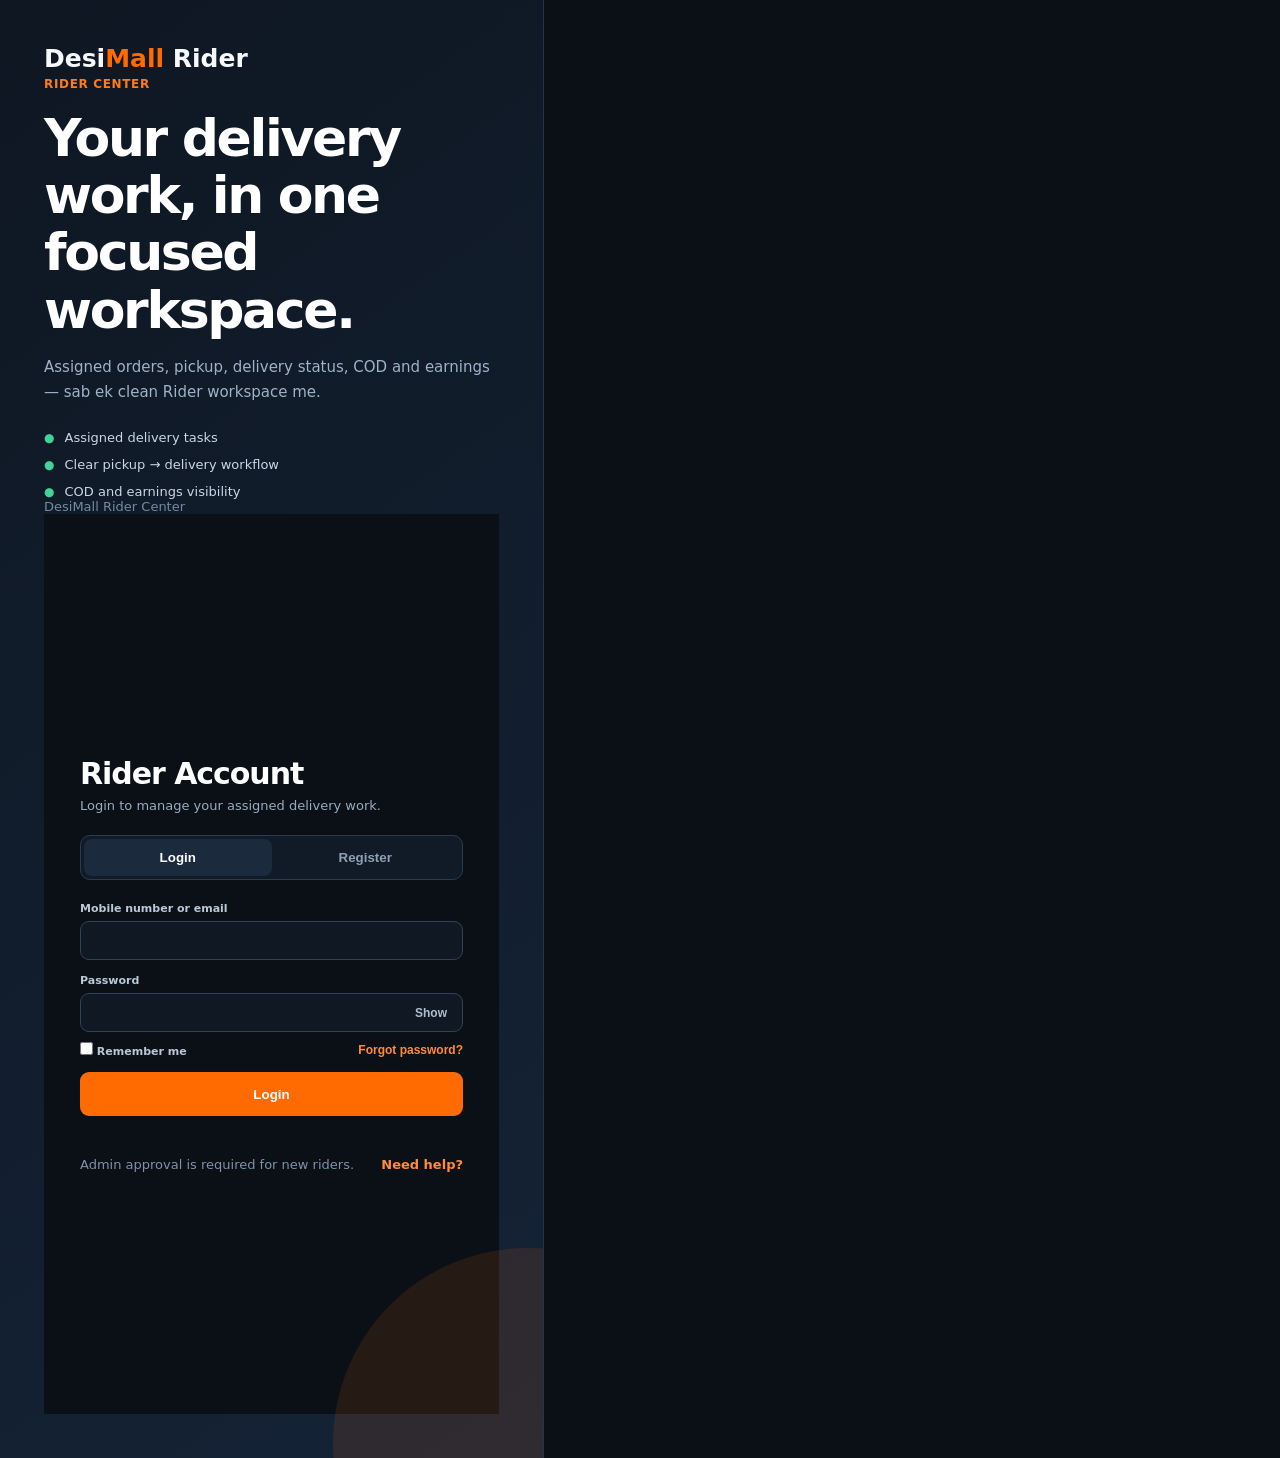
<file: index.html>
<!doctype html>
<html lang="en">
<head>
<meta charset="utf-8">
<meta name="viewport" content="width=device-width,initial-scale=1">
<title>DesiMall Rider</title>
<meta http-equiv="refresh" content="0; url=rider/login.html">
<script>location.replace('rider/login.html');</script>

<script id="dmReleaseBootstrap">
(() => {
  const RELEASE = 'v0.32.3';
  window.DESIMALL_RELEASE = RELEASE;
  try {
    const prev = localStorage.getItem('desimall_release');
    if (prev !== RELEASE) {
      localStorage.setItem('desimall_release', RELEASE);
      if ('caches' in window) {
        caches.keys().then(keys => Promise.all(keys.map(k => caches.delete(k)))).catch(() => {});
      }
      if ('serviceWorker' in navigator) {
        navigator.serviceWorker.getRegistrations().then(regs => regs.forEach(r => r.update())).catch(() => {});
      }
    }
  } catch (_) {}
})();
</script>

</head>
<body></body>
</html>
</file>
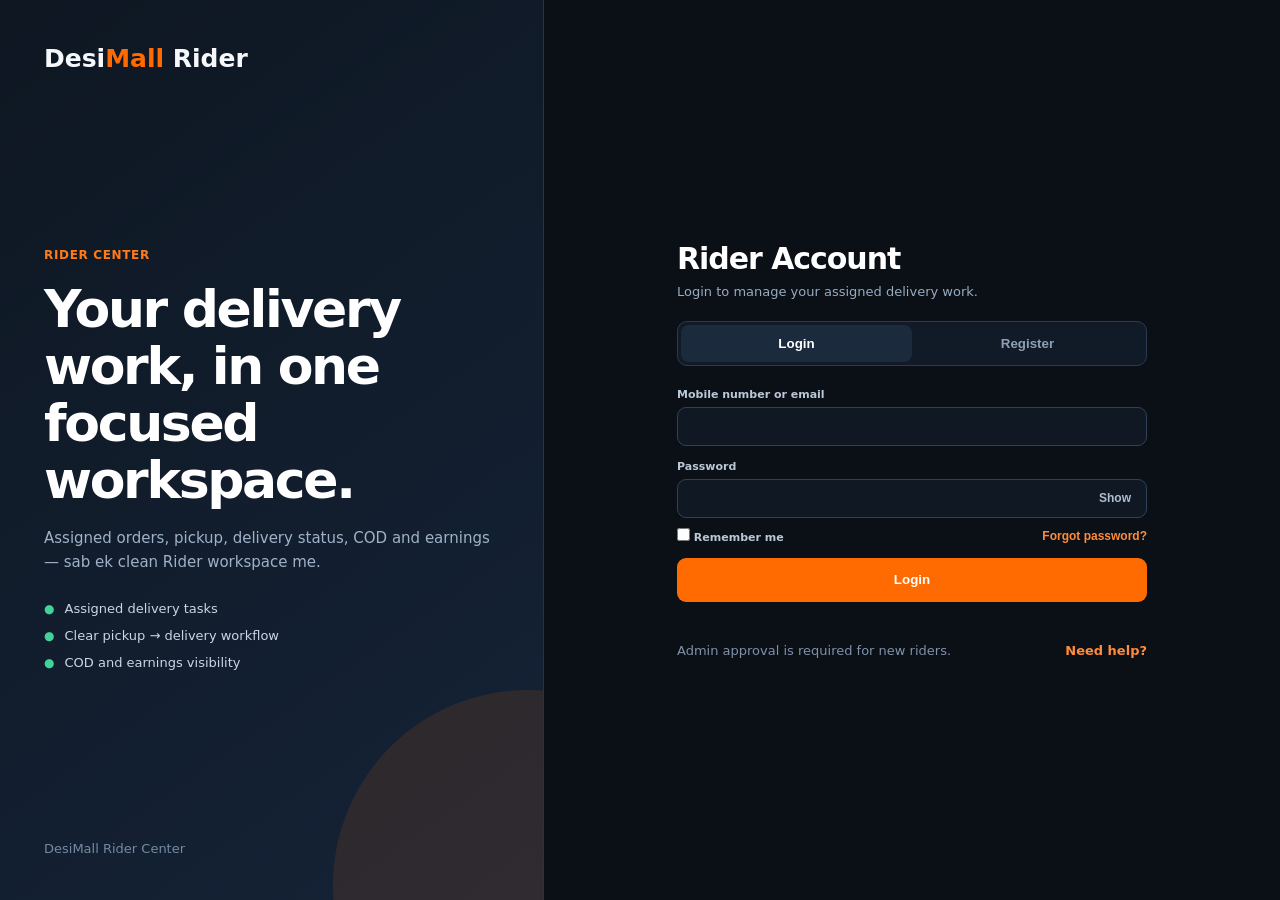
<file: earnings.html>
<!doctype html>
<html lang="en">
<head>
<meta charset="utf-8">
<meta name="viewport" content="width=device-width,initial-scale=1">
<title>Rider Account - DesiMall</title>
<link rel="stylesheet" href="../css/rider.css?v=0.32.3">
<style>
.money-grid{display:grid;grid-template-columns:repeat(4,minmax(0,1fr));gap:14px;margin:18px 0 24px}
.money-card{background:#18263a;border:1px solid #31445f;border-radius:16px;padding:18px}
.money-card span{display:block;color:#9fb0c4;font-size:13px;margin-bottom:8px}.money-card strong{font-size:28px}
.simple-note{background:#142334;border:1px solid #2b415c;border-radius:14px;padding:14px;color:#b8c8da;line-height:1.5;margin-bottom:18px}
.account-row{display:grid;grid-template-columns:1.4fr 1fr 1fr 1fr;gap:12px;align-items:center;padding:15px 0;border-bottom:1px solid #27384f}
.account-row:last-child{border-bottom:0}.account-row small{display:block;color:#91a3b9;margin-top:4px}.good-money{color:#6ee7a2}.cod-money{color:#ffb15c}
@media(max-width:800px){.money-grid{grid-template-columns:repeat(2,minmax(0,1fr))}.account-row{grid-template-columns:1fr}}
</style>

<script id="dmReleaseBootstrap">
(() => {
  const RELEASE = 'v0.32.3';
  window.DESIMALL_RELEASE = RELEASE;
  try {
    const prev = localStorage.getItem('desimall_release');
    if (prev !== RELEASE) {
      localStorage.setItem('desimall_release', RELEASE);
      if ('caches' in window) {
        caches.keys().then(keys => Promise.all(keys.map(k => caches.delete(k)))).catch(() => {});
      }
      if ('serviceWorker' in navigator) {
        navigator.serviceWorker.getRegistrations().then(regs => regs.forEach(r => r.update())).catch(() => {});
      }
    }
  } catch (_) {}
})();
</script>

</head>
<body>
<div class="r-shell">
<aside class="r-side">
<div class="r-brand">Desi<span>Mall</span></div>
<div class="r-user"><strong id="riderName">Rider</strong><small>Delivery Partner</small></div>
<nav class="r-nav">
<a href="dashboard.html">Deliveries</a>
<a href="returns.html">Return Pickups</a>
<a class="active" href="earnings.html">Rider Account</a>
<button id="logoutBtn">Logout</button>
</nav>
</aside>
<main class="r-main">
<header class="r-head">
<div><h1>Rider Account</h1><p>Your earnings and COD money, kept separate and easy to understand.</p></div>
<button class="r-btn secondary" id="refreshBtn">Refresh</button>
</header>
<section class="money-grid">
<article class="money-card"><span>Today's Earnings</span><strong id="todayEarnings">₹0</strong></article>
<article class="money-card"><span>COD Cash With You</span><strong id="codCash">₹0</strong></article>
<article class="money-card"><span>COD To Deposit</span><strong id="codDeposit">₹0</strong></article>
<article class="money-card"><span>Pending Payout</span><strong id="pendingPayout">₹0</strong></article>
</section>
<div class="simple-note"><b>Important:</b> COD cash is company money. Your delivery earnings are shown separately.</div>
<section class="r-panel"><div class="r-toolbar"><h2 style="margin:0">Recent Deliveries</h2></div><div id="recentList"></div></section><section class="r-panel" style="margin-top:18px"><div class="r-toolbar"><h2 style="margin:0">Payout History</h2></div><div id="payoutList"></div></section>
</main>
</div>
<script src="../js/api.js?v=0.32.3"></script>
<script src="../js/rider-account.js?v=0.32.3"></script>
</body>
</html>
</file>
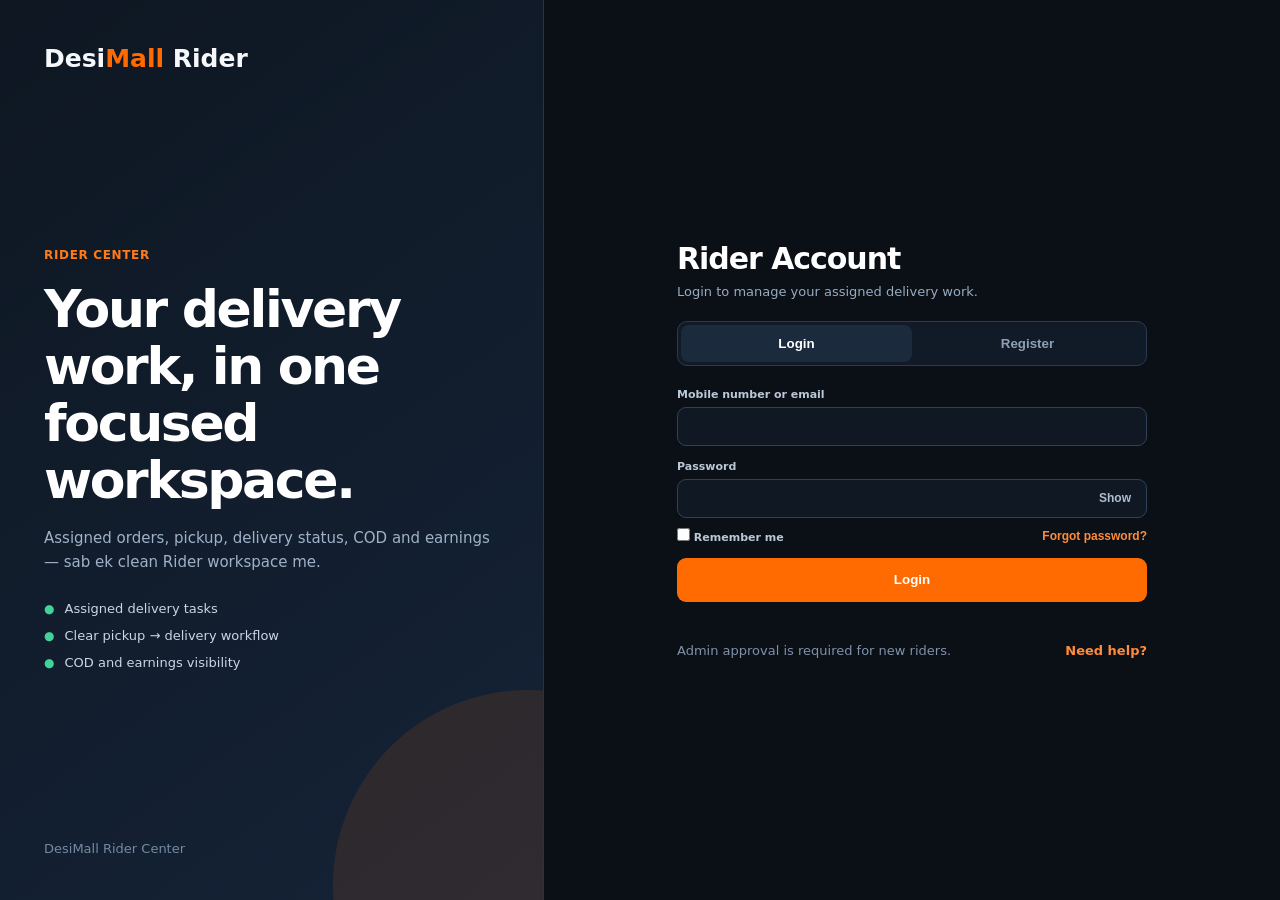
<file: login.html>
<!doctype html>
<html lang="en">
<head>
  <meta charset="utf-8">
  <meta name="viewport" content="width=device-width,initial-scale=1">
  <meta name="theme-color" content="#0b1017">
  <title>Rider Login - DesiMall</title>
  <link rel="stylesheet" href="../css/rider.css?v=0.32.3">
  <style>
    :root{
      --bg:#0b1017;
      --panel:#0f1925;
      --panel2:#142238;
      --line:#2b3b50;
      --text:#f6f8fb;
      --muted:#98abc1;
      --orange:#ff6b00;
      --green:#42d39a;
    }
    *{box-sizing:border-box}
    html,body{margin:0;min-height:100%;background:var(--bg);color:var(--text);font-family:Inter,system-ui,-apple-system,Segoe UI,Arial,sans-serif}
    body.rider-pro-login{
      min-height:100vh;
      display:grid;
      grid-template-columns:minmax(320px,.85fr) minmax(440px,1.15fr);
      background:var(--bg);
    }
    .rider-login-visual{
      min-height:100vh;
      display:flex;
      flex-direction:column;
      justify-content:space-between;
      padding:44px;
      position:relative;
      overflow:hidden;
      background:linear-gradient(145deg,#0e1722,#152337);
      border-right:1px solid #24344a;
    }
    .rider-login-visual:after{
      content:"";
      position:absolute;
      width:390px;height:390px;border-radius:50%;
      right:-180px;bottom:-180px;
      background:rgba(255,107,0,.11);
      pointer-events:none;
    }
    .login-brand{
      position:relative;z-index:1;
      font-size:25px;font-weight:900;
    }
    .login-brand span{color:var(--orange)}
    .rider-login-copy{position:relative;z-index:1;max-width:570px}
    .rider-login-copy small{
      color:#ff7b1a;font-weight:900;font-size:12px;letter-spacing:.055em;text-transform:uppercase;
    }
    .rider-login-copy h2{
      margin:18px 0 16px;
      font-size:52px;line-height:1.1;letter-spacing:-.045em;font-weight:900;color:#fff;
    }
    .rider-login-copy p{color:#9fb2c8;font-size:15px;line-height:1.65}
    .rider-login-points{display:grid;gap:12px;margin-top:26px;color:#cad6e5;font-size:13px}
    .rider-login-points span:before{content:"●";color:var(--green);margin-right:10px;font-size:12px}
    .visual-footer{position:relative;z-index:1;color:#748aa4;font-size:13px}

    .rider-login-form-zone{
      min-height:100vh;
      display:grid;
      place-items:center;
      padding:36px;
      background:#0b1017;
    }
    .r-auth{
      width:min(470px,100%);
      margin:0!important;
      padding:0!important;
      border:0!important;
      border-radius:0!important;
      box-shadow:none!important;
      background:transparent!important;
      color:#fff!important;
    }
    .r-auth h1{
      margin:0 0 7px;
      font-size:30px;line-height:1.15;letter-spacing:-.035em;color:#fff;
    }
    .r-auth>p{margin:0 0 22px;color:var(--muted);font-size:13px}
    .r-tabs{
      display:flex!important;
      margin:0 0 22px!important;
      padding:3px!important;
      border:1px solid #2a3b50!important;
      border-radius:10px!important;
      background:#111b27!important;
    }
    .r-tabs button{
      flex:1;border:0!important;border-radius:8px!important;padding:11px!important;
      background:transparent!important;color:#8fa0b5!important;font-weight:800!important;
      cursor:pointer;
    }
    .r-tabs button.active{background:#1c2a3d!important;color:#fff!important}
    .r-form{display:grid!important;gap:14px!important}
    .r-form.hidden{display:none!important}
    .r-form label{display:block!important;color:#bbc8d7!important;font-size:11px!important;font-weight:800!important}
    .r-form input,.r-form select{
      width:100%!important;
      margin-top:6px!important;
      padding:12px!important;
      border:1px solid #304158!important;
      border-radius:9px!important;
      background:#101923!important;
      color:#fff!important;
      -webkit-text-fill-color:#fff!important;
      font:inherit!important;
      outline:none!important;
    }
    .r-form input:focus,.r-form select:focus{
      border-color:var(--orange)!important;
      box-shadow:0 0 0 3px rgba(255,107,0,.14)!important;
    }
    .password-wrap{position:relative;margin-top:6px}
    .password-wrap input{margin-top:0!important;padding-right:52px!important}
    .password-toggle{
      position:absolute;right:8px;top:50%;transform:translateY(-50%);
      border:0;background:transparent;color:#aebdd0;padding:7px 8px;cursor:pointer;
      font-size:12px;font-weight:800;
    }
    .login-tools{
      display:flex;justify-content:space-between;align-items:center;gap:14px;margin-top:-4px;
      color:#9bb0c8;font-size:12px;
    }
    .remember-row{display:flex;align-items:center;gap:7px}
    .remember-row input{width:auto!important;margin:0!important;accent-color:var(--orange)}
    .link-btn{
      border:0;background:transparent;color:#ff8b3b;padding:0;cursor:pointer;font-weight:800;font-size:12px;
    }
    .r-btn{
      width:100%!important;min-height:44px!important;
      border:0!important;border-radius:9px!important;
      background:var(--orange)!important;color:#fff!important;font-weight:850!important;
      cursor:pointer;
    }
    .r-btn:disabled{opacity:.65;cursor:not-allowed}
    .r-msg{min-height:21px!important;margin-top:2px!important;color:#ff8e8e!important;font-size:13px!important;font-weight:750!important}
    .r-msg.good{color:var(--green)!important}
    .rider-help{
      display:flex;justify-content:space-between;gap:12px;align-items:center;
      margin-top:18px;color:#7f91a9;font-size:13px;
    }
    .rider-help a{color:#ff8b3b;text-decoration:none;font-weight:750}
    .forgot-note{
      display:none;
      margin-top:12px;padding:12px 13px;border:1px solid #304158;border-radius:9px;
      background:#111b27;color:#c4d0de;font-size:12px;line-height:1.55;
    }
    .forgot-note.show{display:block}
    .forgot-note strong{color:#fff}
    .forgot-note a{color:#ff8b3b;text-decoration:none;font-weight:800}

    @media(max-width:850px){
      body.rider-pro-login{grid-template-columns:1fr}
      .rider-login-visual{min-height:auto;padding:26px 24px}
      .rider-login-copy,.visual-footer{display:none}
      .rider-login-form-zone{min-height:calc(100vh - 80px);padding:30px 20px}
    }
  </style>

<script id="dmReleaseBootstrap">
(() => {
  const RELEASE = 'v0.32.3';
  window.DESIMALL_RELEASE = RELEASE;
  try {
    const prev = localStorage.getItem('desimall_release');
    if (prev !== RELEASE) {
      localStorage.setItem('desimall_release', RELEASE);
      if ('caches' in window) {
        caches.keys().then(keys => Promise.all(keys.map(k => caches.delete(k)))).catch(() => {});
      }
      if ('serviceWorker' in navigator) {
        navigator.serviceWorker.getRegistrations().then(regs => regs.forEach(r => r.update())).catch(() => {});
      }
    }
  } catch (_) {}
})();
</script>

</head>

<body class="rider-pro-login">
  <section class="rider-login-visual" aria-label="DesiMall Rider">
    <div class="login-brand">Desi<span>Mall</span> Rider</div>

    <div class="rider-login-copy">
      <small>Rider Center</small>
      <h2>Your delivery work, in one focused workspace.</h2>
      <p>Assigned orders, pickup, delivery status, COD and earnings — sab ek clean Rider workspace me.</p>
      <div class="rider-login-points">
        <span>Assigned delivery tasks</span>
        <span>Clear pickup → delivery workflow</span>
        <span>COD and earnings visibility</span>
      </div>
    </div>

    <div class="visual-footer">DesiMall Rider Center</div>
  </section>

  <section class="rider-login-form-zone">
    <main class="r-auth">
      <h1>Rider Account</h1>
      <p>Login to manage your assigned delivery work.</p>

      <div class="r-tabs">
        <button id="loginTab" class="active" type="button">Login</button>
        <button id="registerTab" type="button">Register</button>
      </div>

      <form id="loginForm" class="r-form">
        <label>Mobile number or email
          <input id="identifier" autocomplete="username" required>
        </label>

        <label>Password
          <div class="password-wrap">
            <input id="password" type="password" autocomplete="current-password" required>
            <button id="showLoginPassword" class="password-toggle" type="button" aria-label="Show password">Show</button>
          </div>
        </label>

        <div class="login-tools">
          <label class="remember-row"><input id="rememberRider" type="checkbox"> Remember me</label>
          <button id="forgotPasswordBtn" class="link-btn" type="button">Forgot password?</button>
        </div>

        <button class="r-btn" type="submit">Login</button>

        <div id="forgotPasswordNote" class="forgot-note">
          <strong>Password reset:</strong> testing phase me Rider password reset Admin/Support se handle hoga.
          Contact: <a href="mailto:desimall.official@gmail.com">desimall.official@gmail.com</a>
        </div>
      </form>

      <form id="registerForm" class="r-form hidden">
        <label>Full name<input id="rName" autocomplete="name" required></label>
        <label>Mobile<input id="rMobile" maxlength="10" inputmode="numeric" required></label>
        <label>Email<input id="rEmail" type="email" autocomplete="email" required></label>

        <label>Vehicle type
          <select id="rVehicle">
            <option>Bike</option>
            <option>Scooter</option>
            <option>Cycle</option>
            <option>Auto</option>
          </select>
        </label>

        <label>Vehicle number<input id="rVehicleNo"></label>
        <label>Service pincode<input id="rPincode" maxlength="6" inputmode="numeric"></label>
        <label>Password
          <div class="password-wrap">
            <input id="rPassword" type="password" minlength="6" autocomplete="new-password" required>
            <button id="showRegisterPassword" class="password-toggle" type="button" aria-label="Show password">Show</button>
          </div>
        </label>

        <button class="r-btn" type="submit">Register rider</button>
      </form>

      <div id="msg" class="r-msg"></div>

      <div class="rider-help">
        <span>Admin approval is required for new riders.</span>
        <a href="mailto:desimall.official@gmail.com">Need help?</a>
      </div>
    </main>
  </section>

<script src="../js/api.js?v=0.32.3"></script>
<script src="../js/rider-auth.js?v=0.32.3"></script>
</body>
</html>
</file>
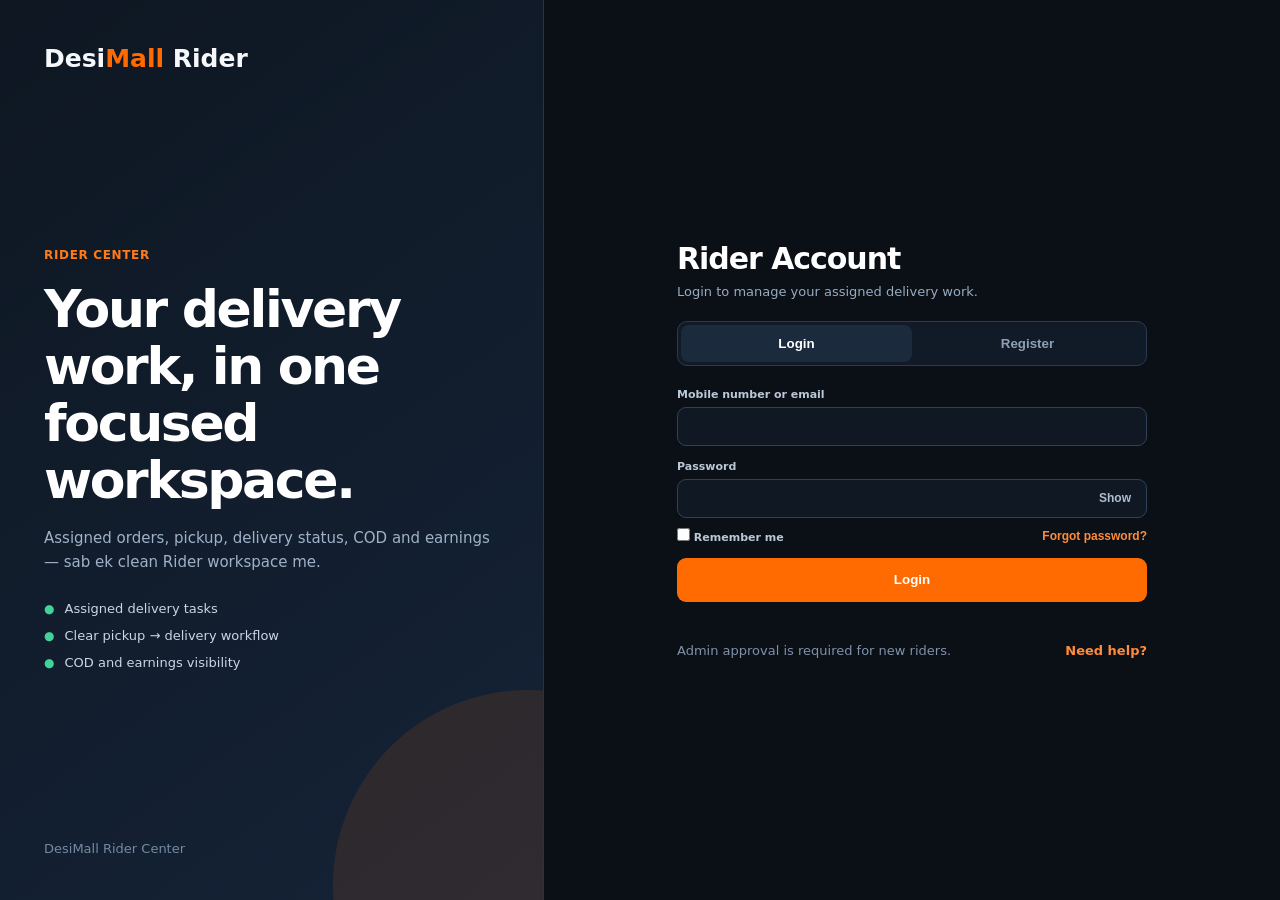
<file: returns.html>
<!doctype html><html lang="en"><head><meta charset="utf-8"><meta name="viewport" content="width=device-width,initial-scale=1"><title>Return Pickups - DesiMall</title><link rel="stylesheet" href="https://cdnjs.cloudflare.com/ajax/libs/font-awesome/6.5.2/css/all.min.css?v=0.32.3"><link rel="stylesheet" href="../css/rider.css?v=0.32.3"><link rel="stylesheet" href="../css/rider-returns-v2.css?v=0.32.3">
<script id="dmReleaseBootstrap">
(() => {
  const RELEASE = 'v0.32.3';
  window.DESIMALL_RELEASE = RELEASE;
  try {
    const prev = localStorage.getItem('desimall_release');
    if (prev !== RELEASE) {
      localStorage.setItem('desimall_release', RELEASE);
      if ('caches' in window) {
        caches.keys().then(keys => Promise.all(keys.map(k => caches.delete(k)))).catch(() => {});
      }
      if ('serviceWorker' in navigator) {
        navigator.serviceWorker.getRegistrations().then(regs => regs.forEach(r => r.update())).catch(() => {});
      }
    }
  } catch (_) {}
})();
</script>

</head><body><div class="r-shell"><aside class="r-side"><div class="r-brand">Desi<span>Mall</span></div><div class="r-user"><strong id="riderName">Rider</strong><small id="riderMeta">Delivery Partner</small></div><nav class="r-nav"><a href="dashboard.html"><i class="fa-solid fa-truck"></i> Deliveries</a><a class="active" href="returns.html"><i class="fa-solid fa-rotate-left"></i> Return Pickups</a><a href="earnings.html"><i class="fa-solid fa-wallet"></i> Rider Account</a><button id="logoutBtn"><i class="fa-solid fa-right-from-bracket"></i> Logout</button></nav></aside><main class="r-main"><header class="r-head"><div><h1>Return Pickups</h1><p>Collect assigned returns with OTP and proof, then deposit them at the seller/warehouse.</p></div><div class="r-head-actions"><span id="liveState" class="r-live"><i class="fa-solid fa-circle"></i> Live</span><button class="r-btn secondary" id="refreshBtn"><i class="fa-solid fa-rotate"></i> Refresh</button></div></header><section class="r-stats"><article class="r-stat"><span>Total Assigned</span><strong id="totalCount">0</strong></article><article class="r-stat"><span>Pickup Pending</span><strong id="assignedCount">0</strong></article><article class="r-stat"><span>Collected</span><strong id="pickedCount">0</strong></article><article class="r-stat"><span>Deposited</span><strong id="receivedCount">0</strong></article></section><section class="r-panel"><div class="r-toolbar"><input id="searchInput" placeholder="Search return ID, order, customer or product"><select id="statusFilter"><option value="">All Statuses</option><option>Pickup Assigned</option><option>Rider Accepted</option><option>Picked Up</option><option>Received</option><option>Inspection Passed</option><option>Refund Completed</option></select></div><div id="returns" class="r-return-grid"></div></section></main></div><div class="r-modal" id="proofModal"><div class="r-modal-card r-proof-modal"><button class="r-modal-x" id="closeModal">×</button><h2 id="modalTitle">Return Pickup</h2><p id="modalProduct" class="r-muted"></p><div id="otpField"><label>Customer 4-digit OTP<input id="pickupOtp" maxlength="4" inputmode="numeric" placeholder="0000"></label></div><div id="receiverFields" hidden><label>Received by<input id="receivedBy" maxlength="160" placeholder="Seller / warehouse staff"></label><label>Deposit note<textarea id="receiverNote" rows="3" maxlength="500"></textarea></label></div><label>Proof photo<input id="proofFile" type="file" accept="image/png,image/jpeg,image/webp" capture="environment"></label><div id="proofPreview"></div><button class="r-btn success" id="submitProof"><i class="fa-solid fa-check"></i> Complete</button></div></div><div id="riderToast" class="r-toast"></div><script src="../js/api.js?v=0.32.3"></script><script src="../js/rider-returns.js?v=0.32.3"></script></body></html>
</file>
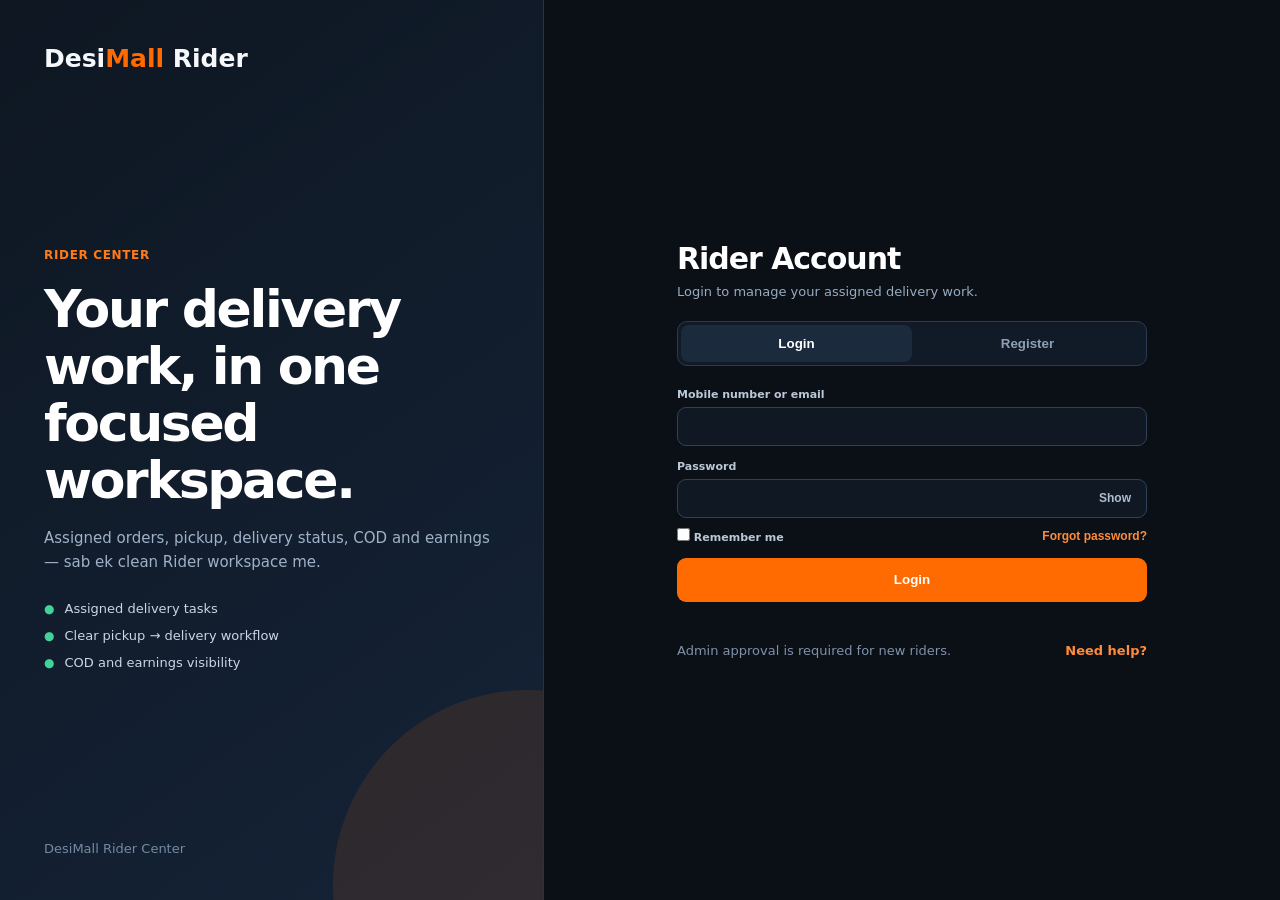
<file: support.html>
<!doctype html><html><head><meta charset="utf-8"><meta name="viewport" content="width=device-width,initial-scale=1"><title>Rider Support - DesiMall</title><link rel="stylesheet" href="../css/rider.css?v=0.32.3"><link rel="stylesheet" href="../css/support.css?v=0.32.3">
<script id="dmReleaseBootstrap">
(() => {
  const RELEASE = 'v0.32.3';
  window.DESIMALL_RELEASE = RELEASE;
  try {
    const prev = localStorage.getItem('desimall_release');
    if (prev !== RELEASE) {
      localStorage.setItem('desimall_release', RELEASE);
      if ('caches' in window) {
        caches.keys().then(keys => Promise.all(keys.map(k => caches.delete(k)))).catch(() => {});
      }
      if ('serviceWorker' in navigator) {
        navigator.serviceWorker.getRegistrations().then(regs => regs.forEach(r => r.update())).catch(() => {});
      }
    }
  } catch (_) {}
})();
</script>

</head><body>
<div class="r-shell"><aside class="r-side"><div class="r-brand">Desi<span>Mall</span></div><div class="r-user"><strong id="riderName">Rider</strong><small>Delivery Partner</small></div><nav class="r-nav"><a href="dashboard.html">Deliveries</a><a href="returns.html">Return Pickups</a><a href="earnings.html">Rider Account</a><a class="active" href="support.html">Support</a><button id="logoutBtn">Logout</button></nav></aside>
<main class="r-main"><header class="r-head"><div><h1>Rider Support</h1><p>Delivery, COD, payout, return pickup ya account issue ke liye support ticket banayein.</p></div><button class="r-btn secondary" id="refreshRiderSupport">Refresh</button></header>
<section class="r-panel"><div class="r-toolbar"><button class="r-btn" id="newRiderTicket">New Ticket</button></div><div class="support-layout"><div id="riderTicketList" class="ticket-list"></div><div id="riderTicketDetail" class="support-empty"><strong>Select a ticket</strong></div></div></section></main></div>
<div class="modal" id="riderTicketModal"><div class="modal-box support-modal"><div class="modal-head"><h2>New Rider Support Ticket</h2><button class="close-btn" id="closeRiderTicket">×</button></div><form id="riderTicketForm" class="form-grid"><div class="field"><label>Category</label><select id="riderCategory" required><option>Delivery</option><option>COD</option><option>Payout</option><option>Return Pickup</option><option>Account / KYC</option><option>Other</option></select></div><div class="field"><label>Priority</label><select id="riderPriority"><option>Low</option><option selected>Medium</option><option>High</option><option>Urgent</option></select></div><div class="field full"><label>Subject</label><input id="riderSubject" required></div><div class="field full"><label>Description</label><textarea id="riderDescription" rows="5" required></textarea></div><div class="field full"><button class="r-btn">Submit Ticket</button></div></form></div></div>
<script src="../js/api.js?v=0.32.3"></script><script src="../js/rider-support.js?v=0.32.3"></script></body></html>
</file>
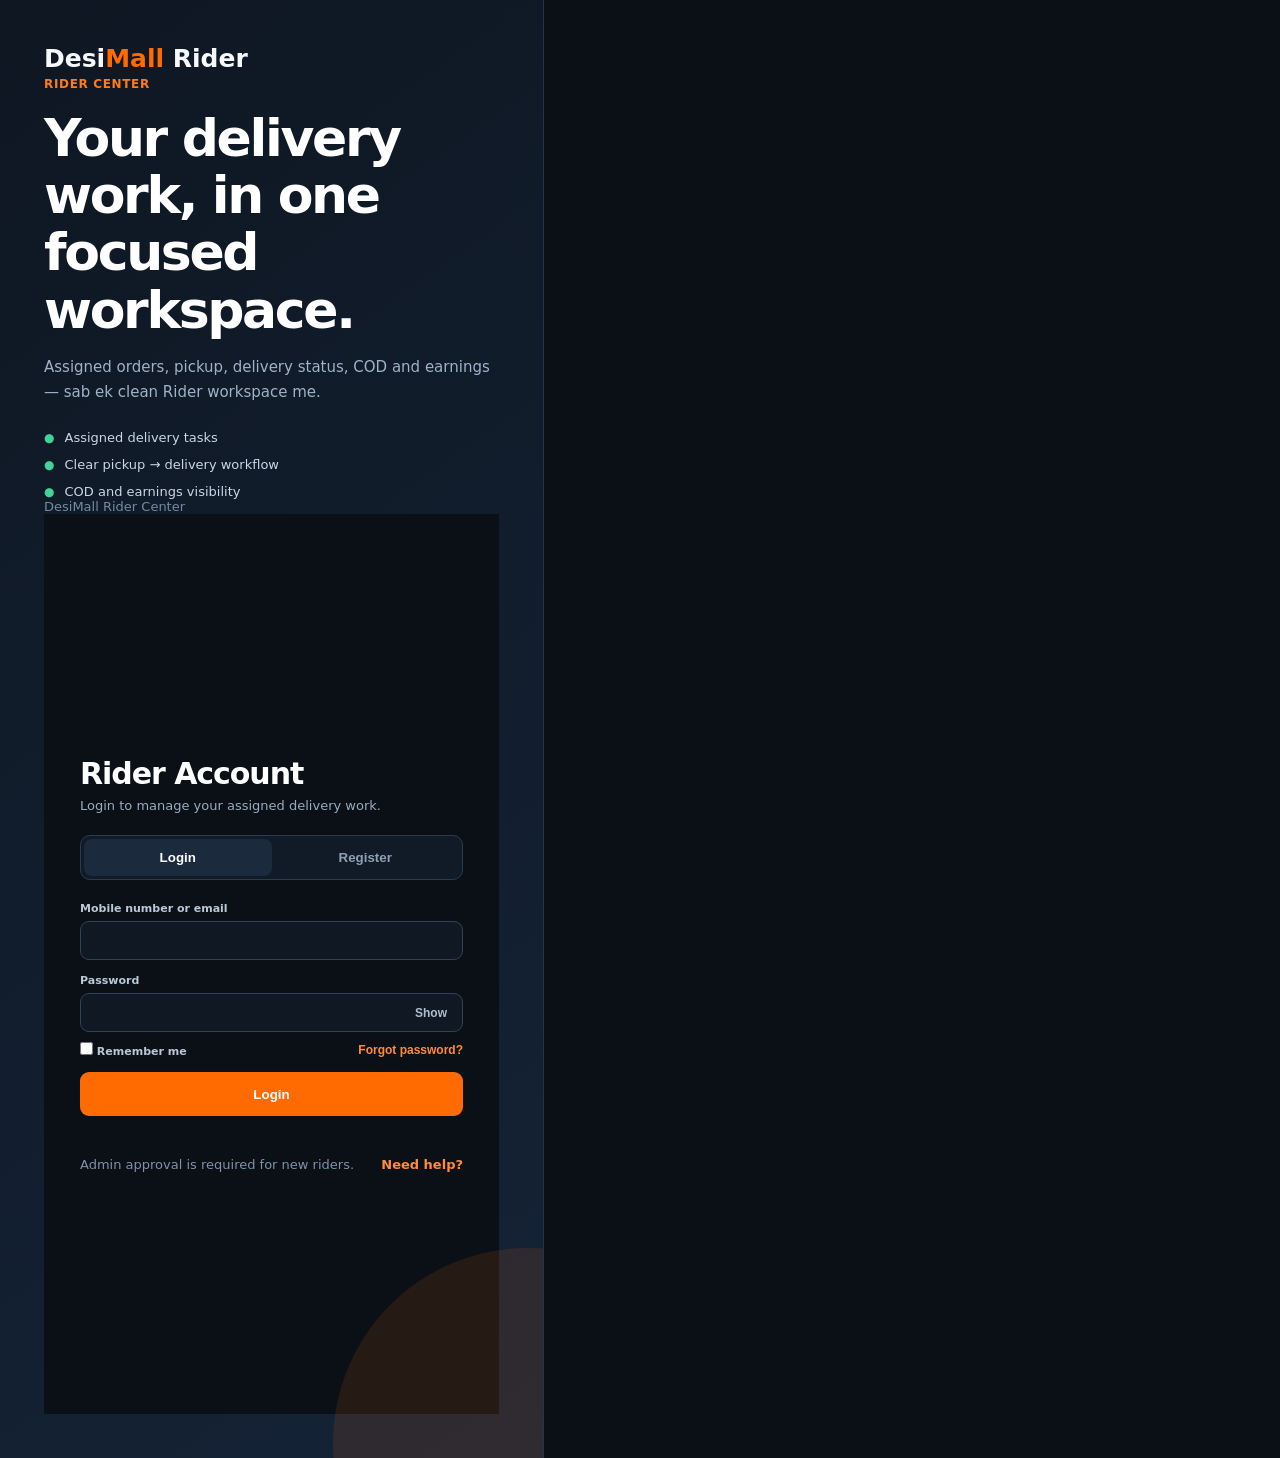
<file: rider/kyc.html>
<!doctype html><html><head><meta charset="utf-8"><meta name="viewport" content="width=device-width,initial-scale=1"><title>Rider KYC</title><link rel="stylesheet" href="../css/rider.css?v=0.34.0"><style>body{margin:0;background:#0b1017;color:#fff;font-family:Inter,system-ui}.wrap{width:min(760px,92vw);margin:35px auto;background:#111b27;border:1px solid #304158;border-radius:15px;padding:24px}.muted{color:#9fb0c5;font-size:11px;line-height:1.5}.ey{color:#ff7b1a;font-size:10px;font-weight:900}.grid{display:grid;grid-template-columns:1fr 1fr;gap:11px}.f{display:grid;gap:5px;margin-top:11px}.f span{font-size:10px;font-weight:800}.f input{padding:11px;background:#0d1723;color:#fff;border:1px solid #304158;border-radius:9px}.docs{margin-top:16px;padding:12px;border:1px dashed #41536b;border-radius:10px}.btn{width:100%;margin-top:16px;padding:12px;border:0;border-radius:9px;background:#ff6b00;color:#fff;font-weight:900}.status{min-height:20px;margin-top:10px;font-size:10px}.ok{color:#42d39a}@media(max-width:650px){.grid{grid-template-columns:1fr}}</style></head><body><main class="wrap"><div class="ey">RIDER KYC · SELF SERVICE</div><h1>Complete your Rider KYC</h1><p class="muted">Aap documents khud submit karenge. Admin sirf documents verify karke Approve ya Reject karega.</p><div class="grid"><label class="f"><span>Aadhaar number *</span><input id="aadhaar"></label><label class="f"><span>Driving licence number *</span><input id="dl"></label><label class="f"><span>RC number *</span><input id="rc"></label><label class="f"><span>Insurance number</span><input id="insurance"></label></div><section class="docs"><div class="muted"><b>Required:</b> Aadhaar, Driving Licence, RC. Insurance optional.</div><div class="grid"><label class="f"><span>Aadhaar document *</span><input id="aadhaarDoc" type="file" accept="image/*,.pdf"></label><label class="f"><span>Driving licence document *</span><input id="dlDoc" type="file" accept="image/*,.pdf"></label><label class="f"><span>RC document *</span><input id="rcDoc" type="file" accept="image/*,.pdf"></label><label class="f"><span>Insurance document</span><input id="insuranceDoc" type="file" accept="image/*,.pdf"></label></div></section><button id="submitKyc" class="btn">Submit KYC for Review</button><div id="msg" class="status"></div></main><script src="../js/api.js?v=0.34.0"></script><script src="../js/rider-kyc.js?v=0.34.0"></script></body></html>
</file>
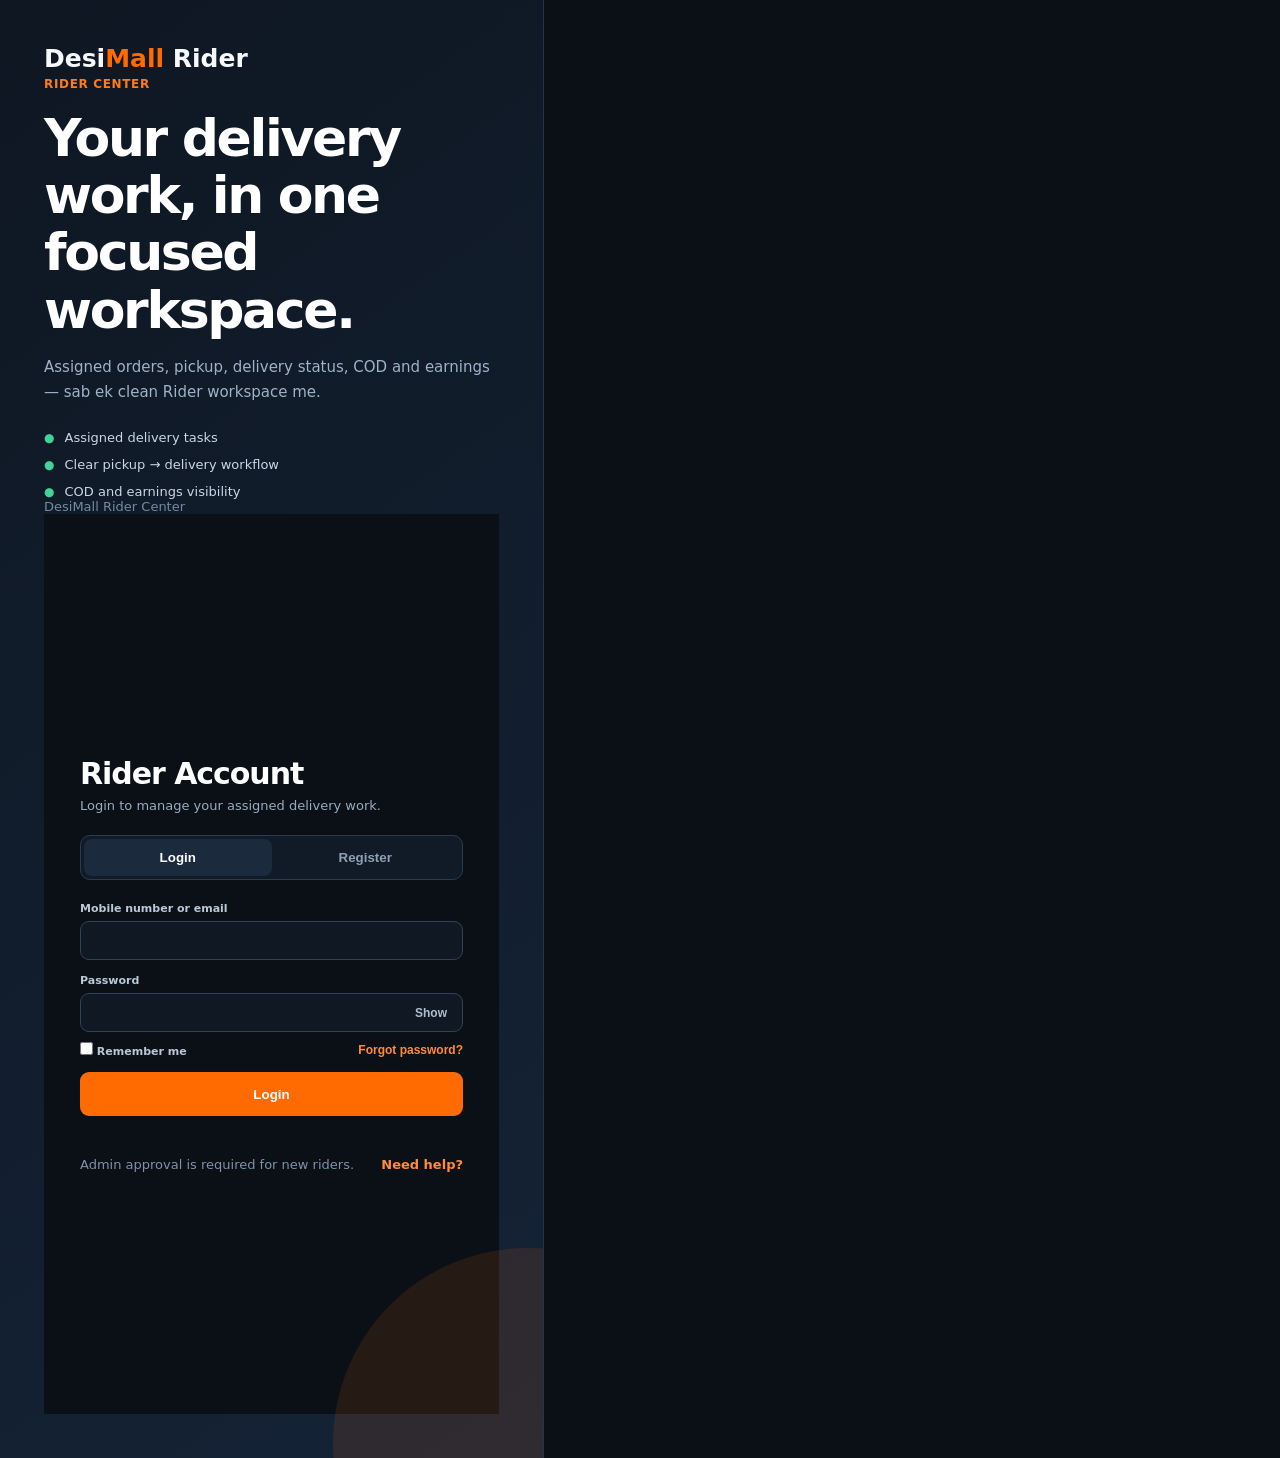
<file: rider/login.html>
<!doctype html>
<html lang="en">
<head>
  <meta charset="utf-8">
  <meta name="viewport" content="width=device-width,initial-scale=1">
  <meta name="theme-color" content="#0b1017">
  <title>Rider Login - DesiMall</title>
  <link rel="stylesheet" href="../css/rider.css?v=0.32.3">
  <style>
    :root{
      --bg:#0b1017;
      --panel:#0f1925;
      --panel2:#142238;
      --line:#2b3b50;
      --text:#f6f8fb;
      --muted:#98abc1;
      --orange:#ff6b00;
      --green:#42d39a;
    }
    *{box-sizing:border-box}
    html,body{margin:0;min-height:100%;background:var(--bg);color:var(--text);font-family:Inter,system-ui,-apple-system,Segoe UI,Arial,sans-serif}
    body.rider-pro-login{
      min-height:100vh;
      display:grid;
      grid-template-columns:minmax(320px,.85fr) minmax(440px,1.15fr);
      background:var(--bg);
    }
    .rider-login-visual{
      min-height:100vh;
      display:flex;
      flex-direction:column;
      justify-content:space-between;
      padding:44px;
      position:relative;
      overflow:hidden;
      background:linear-gradient(145deg,#0e1722,#152337);
      border-right:1px solid #24344a;
    }
    .rider-login-visual:after{
      content:"";
      position:absolute;
      width:390px;height:390px;border-radius:50%;
      right:-180px;bottom:-180px;
      background:rgba(255,107,0,.11);
      pointer-events:none;
    }
    .login-brand{
      position:relative;z-index:1;
      font-size:25px;font-weight:900;
    }
    .login-brand span{color:var(--orange)}
    .rider-login-copy{position:relative;z-index:1;max-width:570px}
    .rider-login-copy small{
      color:#ff7b1a;font-weight:900;font-size:12px;letter-spacing:.055em;text-transform:uppercase;
    }
    .rider-login-copy h2{
      margin:18px 0 16px;
      font-size:52px;line-height:1.1;letter-spacing:-.045em;font-weight:900;color:#fff;
    }
    .rider-login-copy p{color:#9fb2c8;font-size:15px;line-height:1.65}
    .rider-login-points{display:grid;gap:12px;margin-top:26px;color:#cad6e5;font-size:13px}
    .rider-login-points span:before{content:"●";color:var(--green);margin-right:10px;font-size:12px}
    .visual-footer{position:relative;z-index:1;color:#748aa4;font-size:13px}

    .rider-login-form-zone{
      min-height:100vh;
      display:grid;
      place-items:center;
      padding:36px;
      background:#0b1017;
    }
    .r-auth{
      width:min(470px,100%);
      margin:0!important;
      padding:0!important;
      border:0!important;
      border-radius:0!important;
      box-shadow:none!important;
      background:transparent!important;
      color:#fff!important;
    }
    .r-auth h1{
      margin:0 0 7px;
      font-size:30px;line-height:1.15;letter-spacing:-.035em;color:#fff;
    }
    .r-auth>p{margin:0 0 22px;color:var(--muted);font-size:13px}
    .r-tabs{
      display:flex!important;
      margin:0 0 22px!important;
      padding:3px!important;
      border:1px solid #2a3b50!important;
      border-radius:10px!important;
      background:#111b27!important;
    }
    .r-tabs button{
      flex:1;border:0!important;border-radius:8px!important;padding:11px!important;
      background:transparent!important;color:#8fa0b5!important;font-weight:800!important;
      cursor:pointer;
    }
    .r-tabs button.active{background:#1c2a3d!important;color:#fff!important}
    .r-form{display:grid!important;gap:14px!important}
    .r-form.hidden{display:none!important}
    .r-form label{display:block!important;color:#bbc8d7!important;font-size:11px!important;font-weight:800!important}
    .r-form input,.r-form select{
      width:100%!important;
      margin-top:6px!important;
      padding:12px!important;
      border:1px solid #304158!important;
      border-radius:9px!important;
      background:#101923!important;
      color:#fff!important;
      -webkit-text-fill-color:#fff!important;
      font:inherit!important;
      outline:none!important;
    }
    .r-form input:focus,.r-form select:focus{
      border-color:var(--orange)!important;
      box-shadow:0 0 0 3px rgba(255,107,0,.14)!important;
    }
    .password-wrap{position:relative;margin-top:6px}
    .password-wrap input{margin-top:0!important;padding-right:52px!important}
    .password-toggle{
      position:absolute;right:8px;top:50%;transform:translateY(-50%);
      border:0;background:transparent;color:#aebdd0;padding:7px 8px;cursor:pointer;
      font-size:12px;font-weight:800;
    }
    .login-tools{
      display:flex;justify-content:space-between;align-items:center;gap:14px;margin-top:-4px;
      color:#9bb0c8;font-size:12px;
    }
    .remember-row{display:flex;align-items:center;gap:7px}
    .remember-row input{width:auto!important;margin:0!important;accent-color:var(--orange)}
    .link-btn{
      border:0;background:transparent;color:#ff8b3b;padding:0;cursor:pointer;font-weight:800;font-size:12px;
    }
    .r-btn{
      width:100%!important;min-height:44px!important;
      border:0!important;border-radius:9px!important;
      background:var(--orange)!important;color:#fff!important;font-weight:850!important;
      cursor:pointer;
    }
    .r-btn:disabled{opacity:.65;cursor:not-allowed}
    .r-msg{min-height:21px!important;margin-top:2px!important;color:#ff8e8e!important;font-size:13px!important;font-weight:750!important}
    .r-msg.good{color:var(--green)!important}
    .rider-help{
      display:flex;justify-content:space-between;gap:12px;align-items:center;
      margin-top:18px;color:#7f91a9;font-size:13px;
    }
    .rider-help a{color:#ff8b3b;text-decoration:none;font-weight:750}
    .forgot-note{
      display:none;
      margin-top:12px;padding:12px 13px;border:1px solid #304158;border-radius:9px;
      background:#111b27;color:#c4d0de;font-size:12px;line-height:1.55;
    }
    .forgot-note.show{display:block}
    .forgot-note strong{color:#fff}
    .forgot-note a{color:#ff8b3b;text-decoration:none;font-weight:800}

    @media(max-width:850px){
      body.rider-pro-login{grid-template-columns:1fr}
      .rider-login-visual{min-height:auto;padding:26px 24px}
      .rider-login-copy,.visual-footer{display:none}
      .rider-login-form-zone{min-height:calc(100vh - 80px);padding:30px 20px}
    }
  </style>

<script id="dmReleaseBootstrap">
(() => {
  const RELEASE = 'v0.32.3';
  window.DESIMALL_RELEASE = RELEASE;
  try {
    const prev = localStorage.getItem('desimall_release');
    if (prev !== RELEASE) {
      localStorage.setItem('desimall_release', RELEASE);
      if ('caches' in window) {
        caches.keys().then(keys => Promise.all(keys.map(k => caches.delete(k)))).catch(() => {});
      }
      if ('serviceWorker' in navigator) {
        navigator.serviceWorker.getRegistrations().then(regs => regs.forEach(r => r.update())).catch(() => {});
      }
    }
  } catch (_) {}
})();
</script>

</head>

<body class="rider-pro-login">
  <section class="rider-login-visual" aria-label="DesiMall Rider">
    <div class="login-brand">Desi<span>Mall</span> Rider</div>

    <div class="rider-login-copy">
      <small>Rider Center</small>
      <h2>Your delivery work, in one focused workspace.</h2>
      <p>Assigned orders, pickup, delivery status, COD and earnings — sab ek clean Rider workspace me.</p>
      <div class="rider-login-points">
        <span>Assigned delivery tasks</span>
        <span>Clear pickup → delivery workflow</span>
        <span>COD and earnings visibility</span>
      </div>
    </div>

    <div class="visual-footer">DesiMall Rider Center</div>
  <div id="forgotModal" class="forgot-modal"><div class="forgot-card"><div class="forgot-head"><h3>Reset Rider Password</h3><button type="button" id="closeForgot">×</button></div><p>Enter your registered Gmail/email address.</p><input id="resetEmail" type="email" placeholder="you@gmail.com"><button type="button" class="r-btn" id="sendReset">Send reset link</button><div id="resetMsg" class="r-msg"></div></div></div><style>.kyc-box{padding:11px;border:1px dashed #42536a;border-radius:9px;background:#0d1723;display:grid;gap:9px}.kyc-box>strong{font-size:11px}.kyc-box>span{font-size:9px;color:#9fb0c5;line-height:1.4}.kyc-box label{font-size:10px!important}.forgot-modal{display:none;position:fixed;inset:0;background:rgba(0,0,0,.75);z-index:50;align-items:center;justify-content:center;padding:20px}.forgot-modal.open{display:flex}.forgot-card{width:min(400px,95vw);background:#111b27;border:1px solid #304158;border-radius:13px;padding:20px}.forgot-head{display:flex;justify-content:space-between}.forgot-head button{background:none;border:0;color:#94a3b8;font-size:20px}.forgot-card input{width:100%;box-sizing:border-box;padding:11px;margin:8px 0 12px;background:#0d1723;color:#fff;border:1px solid #304158;border-radius:8px}</style>

  <section class="rider-login-form-zone">
    <main class="r-auth">
      <h1>Rider Account</h1>
      <p>Login to manage your assigned delivery work.</p>

      <div class="r-tabs">
        <button id="loginTab" class="active" type="button">Login</button>
        <button id="registerTab" type="button">Register</button>
      </div>

      <form id="loginForm" class="r-form">
        <label>Mobile number or email
          <input id="identifier" autocomplete="username" required>
        </label>

        <label>Password
          <div class="password-wrap">
            <input id="password" type="password" autocomplete="current-password" required>
            <button id="showLoginPassword" class="password-toggle" type="button" aria-label="Show password">Show</button>
          </div>
        </label>

        <div class="login-tools">
          <label class="remember-row"><input id="rememberRider" type="checkbox"> Remember me</label>
          <button id="forgotPasswordBtn" class="link-btn" type="button">Forgot password?</button>
        </div>

        <button class="r-btn" type="submit">Login</button>

        <div id="forgotPasswordNote" class="forgot-note">
          <strong>Password reset:</strong> Enter the Gmail/email used for your Rider account. We will send a secure password reset link.
        </div>
      </form>

      <form id="registerForm" class="r-form hidden">
        <label>Full name<input id="rName" autocomplete="name" required></label>
        <label>Mobile<input id="rMobile" maxlength="10" inputmode="numeric" required></label>
        <label>Email<input id="rEmail" type="email" autocomplete="email" required></label>

        <label>Vehicle type
          <select id="rVehicle">
            <option>Bike</option>
            <option>Scooter</option>
            <option>Cycle</option>
            <option>Auto</option>
          </select>
        </label>

        <label>Vehicle number<input id="rVehicleNo"></label>
        <label>Service pincode<input id="rPincode" maxlength="6" inputmode="numeric"></label>
        <div class="kyc-box"><strong>Rider KYC — mandatory</strong><span>Account banane ke baad documents aap khud submit karenge. Admin sirf review/approve/reject karega.</span><label>Aadhaar number<input id="rAadhaar" required></label><label>Driving licence number<input id="rDL" required></label><label>RC number<input id="rRC" required></label><label>Insurance number<input id="rInsurance"></label><label>Aadhaar document<input id="rAadhaarDoc" type="file" accept="image/*,.pdf" required></label><label>Driving licence document<input id="rDLDoc" type="file" accept="image/*,.pdf" required></label><label>RC document<input id="rRCDoc" type="file" accept="image/*,.pdf" required></label><label>Insurance document<input id="rInsuranceDoc" type="file" accept="image/*,.pdf"></label></div>
        <label>Password
          <div class="password-wrap">
            <input id="rPassword" type="password" minlength="6" autocomplete="new-password" required>
            <button id="showRegisterPassword" class="password-toggle" type="button" aria-label="Show password">Show</button>
          </div>
        </label>

        <button class="r-btn" type="submit">Register rider</button>
      </form>

      <div id="msg" class="r-msg"></div>

      <div class="rider-help">
        <span>Admin approval is required for new riders.</span>
        <a href="mailto:desimall.official@gmail.com">Need help?</a>
      </div>
    </main>
  </section>

<script src="../js/api.js?v=0.32.3"></script>
<script src="../js/rider-auth.js?v=0.32.3"></script>
</body>
</html>
</file>
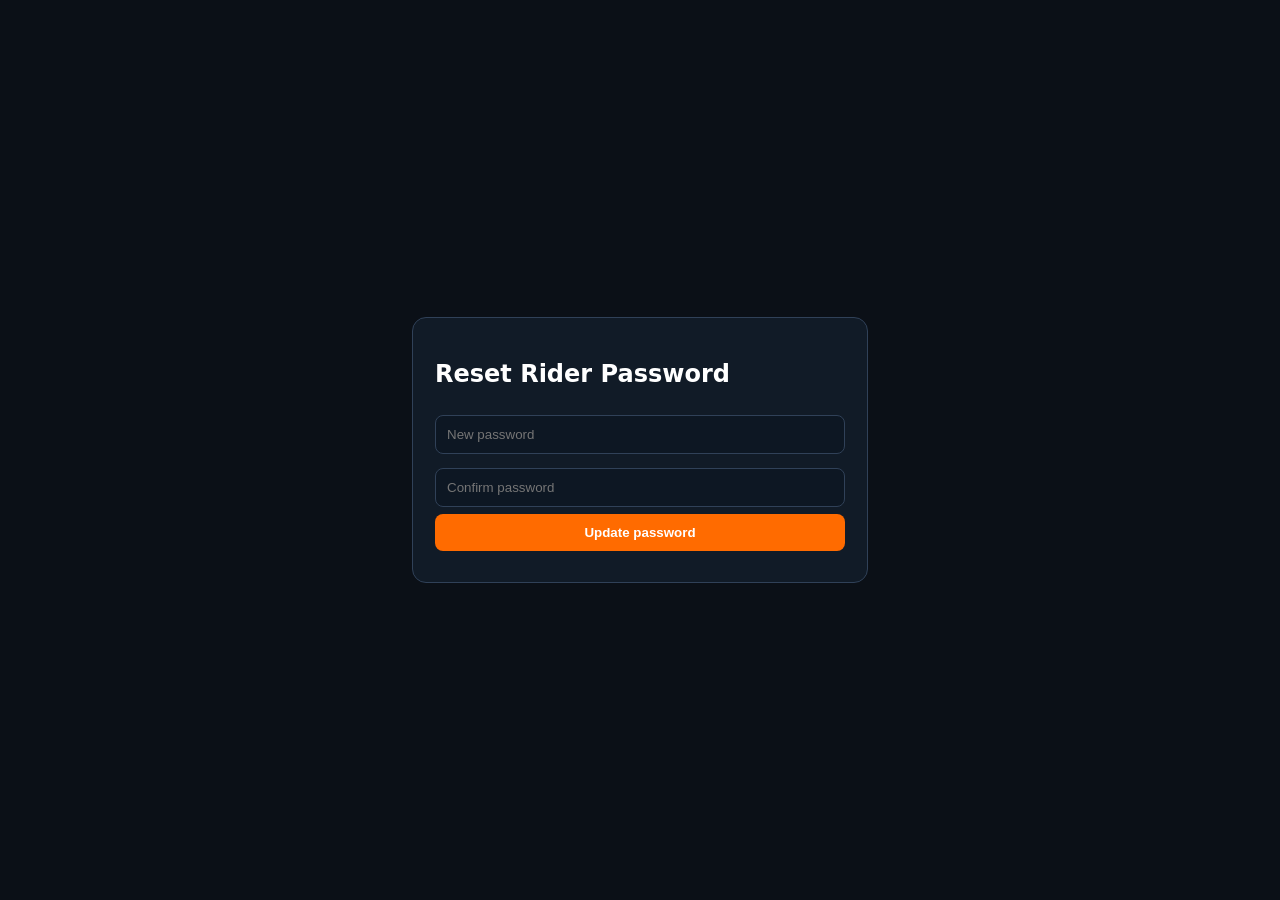
<file: rider/reset-password.html>
<!doctype html><html><head><meta charset="utf-8"><meta name="viewport" content="width=device-width,initial-scale=1"><title>Reset Rider Password</title><style>body{margin:0;min-height:100vh;display:grid;place-items:center;background:#0b1017;color:#fff;font-family:Inter,system-ui}.card{width:min(410px,92vw);background:#111b27;border:1px solid #304158;border-radius:14px;padding:22px}.card input{width:100%;box-sizing:border-box;padding:11px;margin:7px 0;border-radius:8px;border:1px solid #304158;background:#0d1723;color:#fff}.btn{width:100%;padding:11px;border:0;border-radius:8px;background:#ff6b00;color:#fff;font-weight:900}.msg{font-size:10px;color:#9fb0c5;margin-top:9px}</style></head><body><div class="card"><h2>Reset Rider Password</h2><input id="pw" type="password" minlength="6" placeholder="New password"><input id="pw2" type="password" minlength="6" placeholder="Confirm password"><button id="save" class="btn">Update password</button><div id="msg" class="msg"></div></div><script src="../js/api.js?v=0.34.0"></script><script>const q=()=>{const h=new URLSearchParams(location.hash.slice(1));return{a:h.get('access_token')||'',r:h.get('refresh_token')||''}};save.onclick=async()=>{const x=q();if(!x.a||!x.r)return msg.textContent='Invalid or expired reset link. Request a new one.';if(pw.value.length<6||pw.value!==pw2.value)return msg.textContent='Passwords must match and be at least 6 characters.';save.disabled=true;try{const r=await DesiMallAPI.riderPasswordResetComplete({AccessToken:x.a,RefreshToken:x.r,Password:pw.value});if(!r.success)throw new Error(r.message||'Reset failed');msg.textContent=r.message||'Password updated.';setTimeout(()=>location.replace('login.html'),1200)}catch(e){msg.textContent=e.message||'Could not reset password.'}finally{save.disabled=false}};</script></body></html>
</file>
<file: css/rider.css>
:root{--r-bg:#0f1622;--r-card:#182338;--r-card2:#202d44;--r-text:#f7f9fc;--r-muted:#a8b5c8;--r-border:#33445f;--r-orange:#ff6b00;--r-green:#16a34a;--r-red:#e63946}*{box-sizing:border-box}body{margin:0;background:var(--r-bg);color:var(--r-text);font-family:Segoe UI,Arial,sans-serif}a{text-decoration:none;color:inherit}.r-shell{min-height:100vh;display:grid;grid-template-columns:250px 1fr}.r-side{background:#142036;border-right:1px solid var(--r-border);padding:24px 18px;position:sticky;top:0;height:100vh}.r-brand{font-size:26px;font-weight:900;color:#fff}.r-brand span{color:var(--r-orange)}.r-user{margin:28px 0;padding:14px;border:1px solid var(--r-border);border-radius:14px;background:var(--r-card)}.r-user strong,.r-user small{display:block}.r-user small{color:var(--r-muted);margin-top:5px}.r-nav{display:grid;gap:8px}.r-nav a,.r-nav button{border:0;background:transparent;color:var(--r-text);padding:13px;border-radius:10px;text-align:left;font:inherit;cursor:pointer}.r-nav a.active,.r-nav a:hover,.r-nav button:hover{background:#4a3028}.r-main{padding:28px}.r-head{display:flex;justify-content:space-between;align-items:center;gap:20px;margin-bottom:24px}.r-head h1{margin:0}.r-head p{color:var(--r-muted);margin:6px 0 0}.r-btn{border:0;border-radius:10px;padding:11px 16px;background:var(--r-orange);color:#fff;font-weight:800;cursor:pointer}.r-btn.secondary{background:#263854}.r-btn.success{background:var(--r-green)}.r-btn.danger{background:var(--r-red)}.r-btn:disabled{background:#3c4859;color:#adb6c3;cursor:not-allowed}.r-stats{display:grid;grid-template-columns:repeat(4,minmax(0,1fr));gap:16px;margin-bottom:22px}.r-stat,.r-panel{background:var(--r-card);border:1px solid var(--r-border);border-radius:16px}.r-stat{padding:18px}.r-stat span{color:var(--r-muted);font-size:13px}.r-stat strong{display:block;font-size:28px;margin-top:8px}.r-panel{padding:20px}.r-toolbar{display:flex;gap:12px;justify-content:space-between;margin-bottom:18px}.r-toolbar input,.r-toolbar select,.r-form input,.r-form select{background:#111a2a;color:#fff;border:1px solid var(--r-border);border-radius:10px;padding:11px;font:inherit}.r-orders{display:grid;gap:14px}.r-order{border:1px solid var(--r-border);border-radius:14px;overflow:hidden;background:var(--r-card2)}.r-order-head,.r-order-body,.r-order-actions{padding:15px}.r-order-head{display:flex;justify-content:space-between;border-bottom:1px solid var(--r-border)}.r-order-body{display:grid;grid-template-columns:1fr 1fr;gap:18px}.r-order-body p{margin:6px 0;color:var(--r-muted)}.r-order-body b{color:#fff}.r-order-actions{display:flex;gap:10px;flex-wrap:wrap;border-top:1px solid var(--r-border)}.r-status{padding:5px 10px;border-radius:999px;background:#2d4665;color:#bfe1ff;font-size:12px;font-weight:800}.r-empty{text-align:center;padding:50px;color:var(--r-muted)}.r-login{min-height:100vh;display:grid;place-items:center;padding:20px;background:linear-gradient(135deg,#0d1523,#263958)}.r-auth{width:min(480px,100%);background:#fff;color:#182033;padding:28px;border-radius:20px}.r-auth h1{margin-top:0}.r-tabs{display:flex;background:#eef1f5;padding:4px;border-radius:10px;margin:18px 0}.r-tabs button{flex:1;border:0;padding:10px;border-radius:8px;font-weight:800}.r-tabs button.active{background:#fff;color:var(--r-orange)}.r-form{display:grid;gap:13px}.r-form label{font-weight:700;font-size:13px}.r-form input,.r-form select{width:100%;background:#fff;color:#172033;border-color:#d6dce5}.hidden{display:none!important}.r-msg{min-height:20px;margin-top:12px;color:#c62828}.r-msg.good{color:#14804a}@media(max-width:900px){.r-shell{grid-template-columns:1fr}.r-side{height:auto;position:static}.r-stats{grid-template-columns:repeat(2,1fr)}.r-order-body{grid-template-columns:1fr}}@media(max-width:520px){.r-main{padding:16px}.r-stats{grid-template-columns:1fr}.r-head,.r-toolbar{align-items:stretch;flex-direction:column}}
.r-modal{position:fixed;inset:0;background:#000b;display:none;place-items:center;padding:18px;z-index:50}.r-modal.show{display:grid}.r-modal-card{position:relative;width:min(520px,96vw);background:var(--r-card);border:1px solid var(--r-border);border-radius:18px;padding:22px}.r-modal-card label{display:grid;gap:7px;margin:13px 0}.r-modal-card input{background:#111a2a;color:#fff;border:1px solid var(--r-border);border-radius:10px;padding:12px}.r-modal-x{position:absolute;right:12px;top:12px;background:#2b3d57;color:#fff;border:0;border-radius:9px;width:36px;height:36px}.r-proof{max-width:190px;max-height:145px;border-radius:11px;margin:8px 0}.r-order-body a{color:#ffb77f}
.r-gps-hint{font-size:12px;color:#9fb2c8;max-width:420px;margin-left:auto}.r-gps-hint i{color:#ff6b00;margin-right:6px}@media(max-width:700px){.r-gps-hint{display:none}}

/* ===== Rider GPS live tracking fix v0.29.9 ===== */
.r-head-actions{display:flex;align-items:center;justify-content:flex-end;gap:10px;flex-wrap:wrap}
.r-gps-status{
  display:inline-flex;align-items:center;gap:7px;
  min-height:38px;padding:0 12px;border:1px solid #2b3b50;border-radius:10px;
  background:#101923;color:#9fb2c8;font-size:11px;font-weight:800
}
.r-gps-dot{width:9px;height:9px;border-radius:50%;background:#667085;box-shadow:0 0 0 4px rgba(102,112,133,.12)}
.r-gps-status.live{color:#8ff0c5;border-color:rgba(18,183,106,.35);background:rgba(18,183,106,.08)}
.r-gps-status.live .r-gps-dot{background:#12b76a;box-shadow:0 0 0 4px rgba(18,183,106,.15)}
.r-gps-status.error{color:#ffb4b4;border-color:rgba(244,67,54,.35);background:rgba(244,67,54,.08)}
.r-gps-status.error .r-gps-dot{background:#f04438;box-shadow:0 0 0 4px rgba(240,68,56,.14)}
.gps-btn{background:#ff6b00!important;color:#fff!important;cursor:pointer!important}
.gps-btn:hover{filter:brightness(1.06)}
.gps-btn:disabled{opacity:.6;cursor:not-allowed!important}
.r-gps-order-note{
  margin:8px 0 0;padding:9px 10px;border-radius:9px;
  background:rgba(18,183,106,.08);border:1px solid rgba(18,183,106,.25);
  color:#9fe7c6;font-size:10px;font-weight:800
}
@media(max-width:760px){
  .r-head{align-items:flex-start;gap:12px;flex-direction:column}
  .r-head-actions{width:100%;justify-content:flex-start}
  .r-gps-status{flex:1}
  .gps-btn{flex:1}
}

.r-route-panel{display:grid;gap:10px;margin:12px 0}.r-route-card{display:flex;justify-content:space-between;align-items:center;gap:14px;padding:12px 14px;border:1px solid #30435a;border-radius:12px;background:#101b28}
.r-route-card small{display:block;color:#ff7a1a;font-size:9px;font-weight:900;letter-spacing:.09em}.r-route-card strong{display:block;margin:3px 0}.r-route-card p{margin:0;color:#9fb2c8;font-size:11px}
.r-map-btn{white-space:nowrap;text-decoration:none;padding:10px 12px;border-radius:9px;background:#ff6b00;color:#fff;font-weight:900;font-size:11px;cursor:pointer}.r-route-missing{font-size:10px;color:#fda4af}
.r-otp-delivery{display:flex;gap:9px;align-items:center;flex-wrap:wrap}.r-otp-delivery input{height:40px;min-width:180px;padding:0 12px;border:1px solid #3a4b61;border-radius:9px;background:#101923;color:#fff;font-weight:800;letter-spacing:.08em}.r-otp-delivery button{cursor:pointer}
@media(max-width:650px){.r-route-card{align-items:stretch;flex-direction:column}.r-map-btn{text-align:center}.r-otp-delivery input,.r-otp-delivery button{width:100%}}

/* Pickup / delivery routing v0.30.8 */
.r-route-card{box-shadow:0 6px 18px rgba(0,0,0,.08)}
.r-route-card.pickup{border-color:rgba(255,107,0,.45);background:linear-gradient(135deg,rgba(255,107,0,.08),#101b28 46%)}
.r-route-card.delivery{border-color:rgba(18,183,106,.35);background:linear-gradient(135deg,rgba(18,183,106,.07),#101b28 46%)}
.r-route-card.warning{border-color:#5d6b7d;background:#101923}
.r-route-copy{min-width:0;flex:1}
.r-route-quality{display:inline-flex;align-items:center;gap:6px;margin-top:8px;padding:5px 8px;border-radius:999px;font-size:9px;font-weight:900}
.r-route-quality.precise{background:rgba(18,183,106,.12);color:#86efac;border:1px solid rgba(18,183,106,.25)}
.r-route-quality.address{background:rgba(245,158,11,.10);color:#fcd34d;border:1px solid rgba(245,158,11,.22)}
.r-map-btn{transition:transform .12s ease,filter .12s ease;cursor:pointer!important}
.r-map-btn:hover{filter:brightness(1.08);transform:translateY(-1px)}

/* ===== Rider delivery OTP UI v0.31.6 ===== */
.r-delivery-otp-card{
  width:100%;
  display:grid;
  gap:12px;
  padding:15px;
  border:1px solid rgba(255,107,0,.4);
  background:linear-gradient(135deg,rgba(255,107,0,.08),rgba(15,23,42,.55));
  border-radius:14px;
}
.r-delivery-otp-copy{
  display:grid;
  gap:4px;
}
.r-delivery-otp-kicker{
  color:#fb923c;
  font-size:10px;
  font-weight:900;
  letter-spacing:.08em;
}
.r-delivery-otp-copy strong{
  font-size:16px;
  color:#fff;
}
.r-delivery-otp-copy small{
  color:#9fb0c7;
  line-height:1.45;
}
.r-otp-delivery{
  display:grid;
  grid-template-columns:minmax(180px,1fr) auto;
  gap:10px;
  align-items:center;
}
.r-otp-input{
  min-height:46px;
  border-radius:10px;
  border:1px solid #40516b;
  background:#0f1a27;
  color:#fff;
  padding:0 14px;
  font-size:18px;
  font-weight:900;
  letter-spacing:.18em;
  outline:none;
}
.r-otp-input:focus{
  border-color:#ff6b00;
  box-shadow:0 0 0 3px rgba(255,107,0,.12);
}
.r-otp-submit{
  min-height:46px;
  cursor:pointer!important;
}
.r-otp-submit:disabled{
  opacity:.65;
  cursor:not-allowed!important;
}
.r-otp-message{
  min-height:18px;
  font-size:11px;
  font-weight:800;
}
.r-otp-message.error{color:#fca5a5}
.r-otp-message.success{color:#86efac}
.r-otp-message.info{color:#93c5fd}
@media(max-width:700px){
  .r-otp-delivery{grid-template-columns:1fr}
}
#dmRiderBuildBadge{
  position:fixed;
  right:10px;
  bottom:10px;
  z-index:99999;
  background:#111827;
  color:#94a3b8;
  border:1px solid #334155;
  border-radius:999px;
  padding:5px 9px;
  font:700 10px/1.2 Arial,sans-serif;
}

/* ===== Universal location buttons v0.31.7 ===== */
.r-route-universal{
  display:grid;
  gap:12px;
  border:1px solid #2a4058;
  background:#0f1b28;
  border-radius:14px;
  padding:14px;
}
.r-route-heading{
  display:flex;
  justify-content:space-between;
  gap:12px;
  align-items:flex-end;
}
.r-route-heading small{
  color:#ff7a18;
  font-size:9px;
  font-weight:900;
  letter-spacing:.09em;
}
.r-route-heading strong{
  display:block;
  color:#fff;
  margin-top:3px;
}
.r-route-heading span{
  color:#8fa4bd;
  font-size:10px;
}
.r-route-buttons{
  display:flex;
  flex-wrap:wrap;
  gap:10px;
}
.r-route-buttons .r-map-btn{
  cursor:pointer!important;
  flex:1 1 210px;
  justify-content:center;
}
.r-route-buttons .pickup-btn{
  background:#ff6b00;
  color:#fff;
}
.r-route-buttons .customer-btn{
  background:#16a34a;
  color:#fff;
}
.r-route-buttons .missing{
  opacity:.5;
  cursor:not-allowed!important;
}
.r-route-detail{
  display:grid;
  grid-template-columns:repeat(2,minmax(0,1fr));
  gap:10px;
}
.r-route-detail>div{
  border:1px solid #273a50;
  border-radius:10px;
  padding:10px;
  background:#111e2c;
}
.r-route-detail small{
  color:#91a6bf;
  font-size:8px;
  font-weight:900;
}
.r-route-detail strong{
  display:block;
  margin:3px 0;
  color:#fff;
}
.r-route-detail p{
  margin:0;
  color:#9fb0c7;
  font-size:10px;
}
@media(max-width:700px){
  .r-route-heading{display:block}
  .r-route-heading span{display:block;margin-top:5px}
  .r-route-detail{grid-template-columns:1fr}
}

/* ===== In-app navigation map v0.32.2 ===== */
.r-map-open{overflow:hidden}
.r-map-modal{
  position:fixed;
  inset:0;
  z-index:100000;
  display:grid;
  place-items:center;
  padding:18px;
  background:rgba(2,8,23,.78);
  backdrop-filter:blur(6px);
}
.r-map-modal.hidden{display:none!important}
.r-map-modal-card{
  width:min(1100px,96vw);
  height:min(760px,92vh);
  background:#0c1724;
  border:1px solid #2a4058;
  border-radius:18px;
  overflow:hidden;
  display:grid;
  grid-template-rows:auto auto minmax(320px,1fr) auto;
  box-shadow:0 30px 80px rgba(0,0,0,.45);
}
.r-map-modal-head{
  display:flex;
  justify-content:space-between;
  gap:18px;
  padding:16px 18px 10px;
  background:#101e2d;
}
.r-map-modal-head small{
  color:#ff7a18;
  font-weight:900;
  letter-spacing:.08em;
}
.r-map-modal-head h2{
  margin:3px 0;
  color:#fff;
}
.r-map-modal-head p{
  margin:0;
  color:#9fb0c7;
}
.r-map-close{
  width:42px;height:42px;border:0;border-radius:10px;
  background:#1e293b;color:#fff;cursor:pointer!important;font-size:18px;
}
.r-map-statusbar{
  display:flex;
  justify-content:space-between;
  gap:12px;
  padding:8px 18px;
  background:#0f1b28;
  color:#b9c7d9;
  border-top:1px solid #1f3349;
  border-bottom:1px solid #1f3349;
  font-size:11px;
  font-weight:800;
}
.r-inapp-map{
  width:100%;
  height:100%;
  min-height:360px;
  background:#dbe6ef;
}
.r-map-actions{
  display:flex;
  gap:10px;
  justify-content:flex-end;
  padding:12px 18px;
  background:#101e2d;
}
.rider-bike-marker{
  width:42px;height:42px;border-radius:50%;
  display:grid;place-items:center;
  background:#ff6b00;color:#fff;
  border:3px solid #fff;
  box-shadow:0 6px 18px rgba(0,0,0,.35);
  font-size:18px;
}
.rider-bike-marker-wrap{background:none!important;border:none!important}
.r-route-detail em{
  display:inline-block;
  margin-top:6px;
  font-size:9px;
  font-style:normal;
  font-weight:900;
  color:#86efac;
}
.r-route-buttons button.r-map-btn{
  border:0;
}
@media(max-width:700px){
  .r-map-modal{padding:0}
  .r-map-modal-card{
    width:100vw;height:100vh;border-radius:0;
  }
  .r-map-statusbar{display:grid}
  .r-map-actions{display:grid;grid-template-columns:1fr 1fr}
}
</file>
<file: css/rider-returns-v2.css>
.r-head-actions{display:flex;align-items:center;gap:10px}.r-live{display:inline-flex;gap:7px;align-items:center;padding:9px 12px;border-radius:999px;background:#153d27;color:#a8efbd;font-size:12px;font-weight:800}.r-live i{font-size:8px;color:#36e575}.r-return-grid{display:grid;grid-template-columns:repeat(auto-fit,minmax(360px,1fr));gap:16px}.r-return-card{background:#18263b;border:1px solid #314563;border-radius:16px;padding:17px}.r-return-top,.r-return-product{display:flex;justify-content:space-between;gap:12px;align-items:center}.r-return-top small{display:block;color:#9db0cc;margin-top:4px}.r-return-product{justify-content:flex-start;margin:15px 0;padding:12px;background:#20324a;border-radius:13px}.r-product-icon{width:46px;height:46px;border-radius:12px;display:grid;place-items:center;background:#fff1df;color:#ff6a00;font-size:20px}.r-return-product h3{margin:0}.r-return-product p{margin:4px 0 0;color:#aebed2}.r-return-info{display:grid;gap:10px}.r-return-info>div{padding:11px;background:#132d21;border-radius:11px}.r-return-info small{display:block;color:#9fc1a9}.r-return-info strong{display:block;margin:4px 0}.r-return-info a{color:#ffbb78;text-decoration:none;font-size:12px}.r-mini-timeline{display:flex;gap:7px;flex-wrap:wrap;margin:14px 0}.r-mini-timeline span{display:inline-flex;gap:5px;align-items:center;padding:6px 8px;border-radius:999px;background:#26364d;color:#8fa3bf;font-size:10px}.r-mini-timeline span.done{background:#17472d;color:#b5efc6}.r-empty{min-height:240px;display:grid;place-content:center;text-align:center;gap:8px;color:#aebed2}.r-empty i{font-size:40px;color:#ff6a00}.r-proof-modal label{display:grid;gap:7px;margin-top:13px}.r-proof-modal input,.r-proof-modal textarea{padding:12px;border-radius:10px;border:1px solid #3c4f70;background:#101b2c;color:#fff}.r-muted{color:#9fb0c8}.r-toast{position:fixed;right:20px;bottom:20px;background:#fff1dd;color:#222;padding:13px 17px;border-radius:12px;opacity:0;transform:translateY(12px);pointer-events:none;transition:.2s}.r-toast.show{opacity:1;transform:none}@media(max-width:600px){.r-return-grid{grid-template-columns:1fr}.r-head-actions{flex-wrap:wrap}}
</file>
<file: css/support.css>
.identity-support{background:linear-gradient(135deg,#17412b,#57321f)}.support-layout{display:grid;grid-template-columns:minmax(330px,.85fr) minmax(0,1.4fr);gap:18px;margin-top:18px}.ticket-list{display:grid;gap:11px;max-height:650px;overflow:auto}.ticket-item{border:1px solid var(--dm-line);background:#1c3024;border-radius:14px;padding:14px;cursor:pointer;transition:.18s}.ticket-item:hover,.ticket-item.active{border-color:var(--dm-orange);transform:translateY(-1px)}.ticket-row{display:flex;justify-content:space-between;gap:10px}.ticket-item h3{font-size:15px;margin:7px 0}.ticket-meta{display:flex;gap:7px;flex-wrap:wrap;color:var(--dm-muted);font-size:11px}.ticket-badge{border-radius:20px;padding:4px 9px;font-size:10px;font-weight:900}.priority-Urgent,.priority-High{background:#682128;color:#ffd2d5}.priority-Medium{background:#60410f;color:#ffe3a2}.priority-Low{background:#17462d;color:#a7efbf}.status-Open,.status-Waiting-Admin{background:#71420e;color:#ffdda0}.status-In-Progress{background:#153d67;color:#badeff}.status-Waiting-Seller{background:#4c3271;color:#e4d2ff}.status-Resolved,.status-Closed{background:#16492c;color:#b7efc8}.support-empty{min-height:360px;display:grid;place-content:center;text-align:center;color:var(--dm-muted);gap:8px}.support-empty i{font-size:42px;color:var(--dm-orange)}.ticket-detail-head{display:flex;justify-content:space-between;gap:12px;border-bottom:1px solid var(--dm-line);padding-bottom:15px}.ticket-description{padding:14px;background:#182b20;border-radius:12px;margin:14px 0;white-space:pre-wrap}.support-chat{display:grid;gap:12px;max-height:370px;overflow:auto;padding:8px}.chat-message{max-width:84%;padding:12px 14px;border-radius:14px;background:#263d2e}.chat-message.seller{margin-left:auto;background:#59301f}.chat-message.admin{margin-right:auto}.chat-message small{display:block;color:var(--dm-muted);margin-top:7px}.reply-box{display:flex;gap:9px;margin-top:14px}.reply-box textarea{flex:1;min-height:72px}.attachment-link{display:inline-flex;gap:6px;align-items:center;color:#ffbd7e;margin-top:8px}.support-modal{max-width:720px}.support-modal .form-grid{display:grid;grid-template-columns:1fr 1fr;gap:14px}.support-modal .field{display:grid;gap:7px}.support-modal .full{grid-column:1/-1}#attachmentPreview img{max-width:170px;max-height:120px;border-radius:10px;margin-top:8px}@media(max-width:1050px){.support-layout{grid-template-columns:1fr}.ticket-list{max-height:360px}}@media(max-width:650px){.support-modal .form-grid{grid-template-columns:1fr}.support-modal .full{grid-column:auto}.reply-box{display:grid}}
/* Support Chat v2 - functionality polish only */
.live-pill{display:inline-flex;align-items:center;gap:7px;padding:9px 12px;border-radius:999px;background:#143b25;border:1px solid #2d7045;color:#9cf1b8;font-size:12px;font-weight:800}
.live-pill i{font-size:8px;color:#2ee36f;animation:livePulse 1.5s infinite}
@keyframes livePulse{0%,100%{opacity:.45}50%{opacity:1}}
.chat-message{position:relative;box-shadow:0 8px 20px rgba(0,0,0,.12)}
.chat-message .seen-line{font-size:10px;color:#9fd9b3;text-align:right;margin-top:6px}
.chat-tools{display:flex;align-items:center;gap:8px;margin-top:14px}
.chat-tools button{width:42px;height:42px;border-radius:12px;border:1px solid var(--dm-line);background:#203229;color:#fff;cursor:pointer}
.chat-tools textarea{flex:1;min-height:72px}
.emoji-row{display:none;flex-wrap:wrap;gap:6px;padding:9px;background:#16281e;border:1px solid var(--dm-line);border-radius:12px;margin-top:8px}
.emoji-row.show{display:flex}.emoji-row button{background:#243b2c;border:0;border-radius:8px;padding:6px 9px;font-size:18px;cursor:pointer}
.unread-dot{display:inline-grid;place-items:center;min-width:20px;height:20px;padding:0 5px;border-radius:999px;background:#ff6a00;color:white;font-size:10px;font-weight:900;margin-left:6px}
.typing-indicator{display:none;color:var(--dm-muted);font-size:12px;padding:4px 8px}.typing-indicator.show{display:block}
.support-chat{scroll-behavior:smooth}
.ticket-item.unread{border-color:#ff8c32;box-shadow:0 0 0 1px rgba(255,106,0,.18)}


/* ============================================================
   DesiMall Support UI v0.15.6
   Exact fixes for the real classes used by admin/customer UI.
   ============================================================ */

/* Do not stretch a few tickets to fill the whole left column. */
.ticket-list{
  align-content:start !important;
  grid-auto-rows:max-content !important;
}
.ticket-item{
  height:auto !important;
  min-height:0 !important;
  align-self:start !important;
}

/* Status badge must stay a small horizontal pill. */
.ticket-detail-head{
  align-items:flex-start !important;
}
.ticket-detail-head > .ticket-badge,
.ticket-row > .ticket-badge{
  display:inline-flex !important;
  align-items:center !important;
  justify-content:center !important;
  align-self:flex-start !important;
  flex:0 0 auto !important;
  width:auto !important;
  min-width:0 !important;
  max-width:max-content !important;
  height:28px !important;
  min-height:28px !important;
  max-height:28px !important;
  padding:0 11px !important;
  margin:0 !important;
  border-radius:999px !important;
  line-height:1 !important;
  white-space:nowrap !important;
  writing-mode:horizontal-tb !important;
}

/* Real reply container is .chat-tools (not .reply-box). */
.chat-tools{
  display:grid !important;
  grid-template-columns:minmax(0,1fr) 104px !important;
  align-items:stretch !important;
  gap:10px !important;
  margin-top:14px !important;
  width:100% !important;
}
.chat-tools textarea{
  width:100% !important;
  min-width:0 !important;
  min-height:92px !important;
  box-sizing:border-box !important;
  margin:0 !important;
  resize:vertical !important;
  border-radius:11px !important;
}
.chat-tools button,
.chat-tools .a-btn,
.chat-tools .cs-btn{
  position:static !important;
  display:inline-flex !important;
  align-items:center !important;
  justify-content:center !important;
  gap:7px !important;
  width:104px !important;
  min-width:104px !important;
  height:auto !important;
  min-height:46px !important;
  align-self:stretch !important;
  margin:0 !important;
  padding:10px 14px !important;
  border-radius:11px !important;
  white-space:nowrap !important;
  overflow:visible !important;
}

/* Keep detail card content from forcing odd widths. */
.ticket-detail-card,
#adminTicketDetail,
#customerTicketDetail{
  min-width:0 !important;
}
.ticket-detail-head > div{
  min-width:0 !important;
}
.ticket-detail-head h2{
  overflow-wrap:anywhere;
}

/* Cleaner desktop spacing. */
.support-chat{
  align-content:start !important;
}
.chat-message{
  height:auto !important;
}

/* Mobile: reply textarea first, full-width Send below it. */
@media (max-width:700px){
  .chat-tools{
    grid-template-columns:1fr !important;
  }
  .chat-tools button,
  .chat-tools .a-btn,
  .chat-tools .cs-btn{
    width:100% !important;
    min-width:0 !important;
    min-height:46px !important;
  }
}


/* ============================================================
   DesiMall Support UI v0.15.7 - Compact Send Button
   Keeps v0.15.6 ticket/badge fixes unchanged.
   ============================================================ */
.chat-tools{
  grid-template-columns:minmax(0,1fr) auto !important;
  align-items:end !important;
  gap:10px !important;
}
.chat-tools textarea{
  min-height:92px !important;
}
.chat-tools button,
.chat-tools .a-btn,
.chat-tools .cs-btn{
  width:auto !important;
  min-width:92px !important;
  height:46px !important;
  min-height:46px !important;
  max-height:46px !important;
  align-self:end !important;
  padding:0 16px !important;
  border-radius:11px !important;
  line-height:1 !important;
}

@media (max-width:700px){
  .chat-tools{
    grid-template-columns:1fr !important;
  }
  .chat-tools button,
  .chat-tools .a-btn,
  .chat-tools .cs-btn{
    width:100% !important;
    min-width:0 !important;
    height:46px !important;
  }
}
</file>
